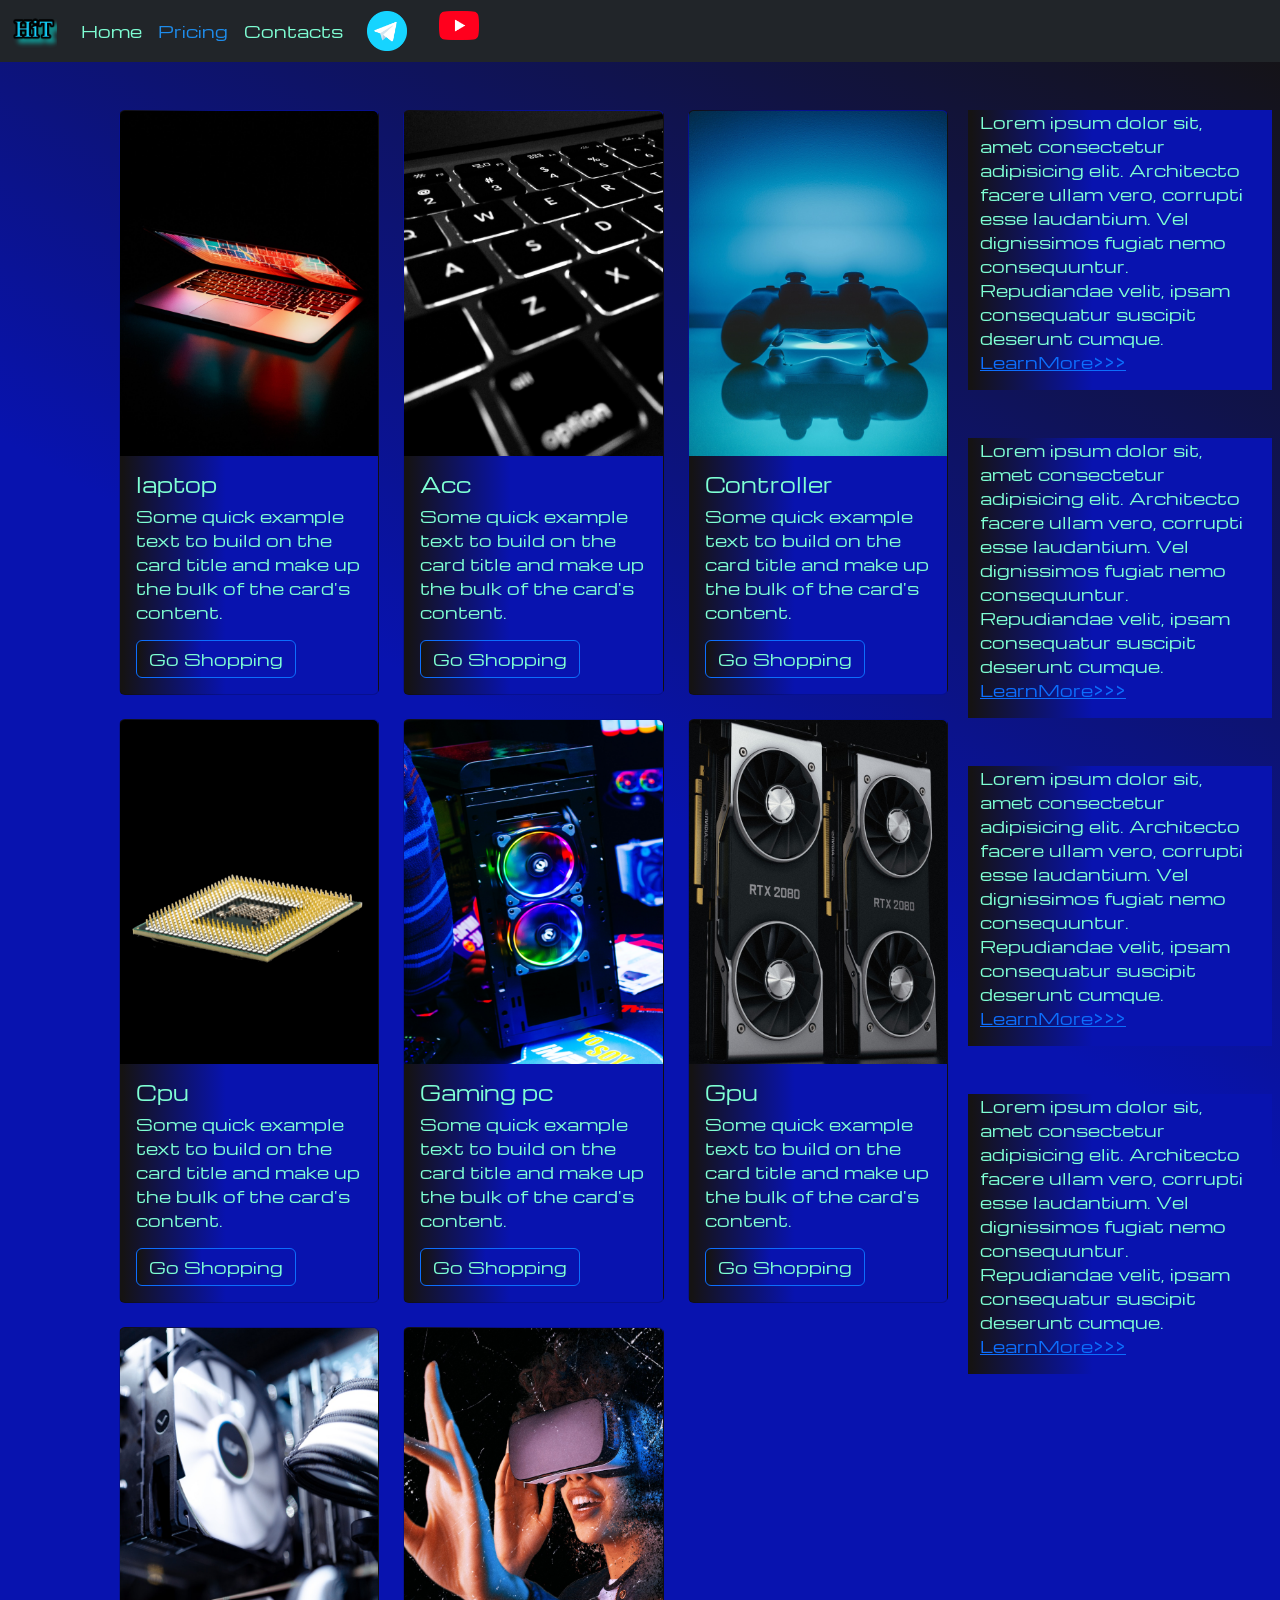
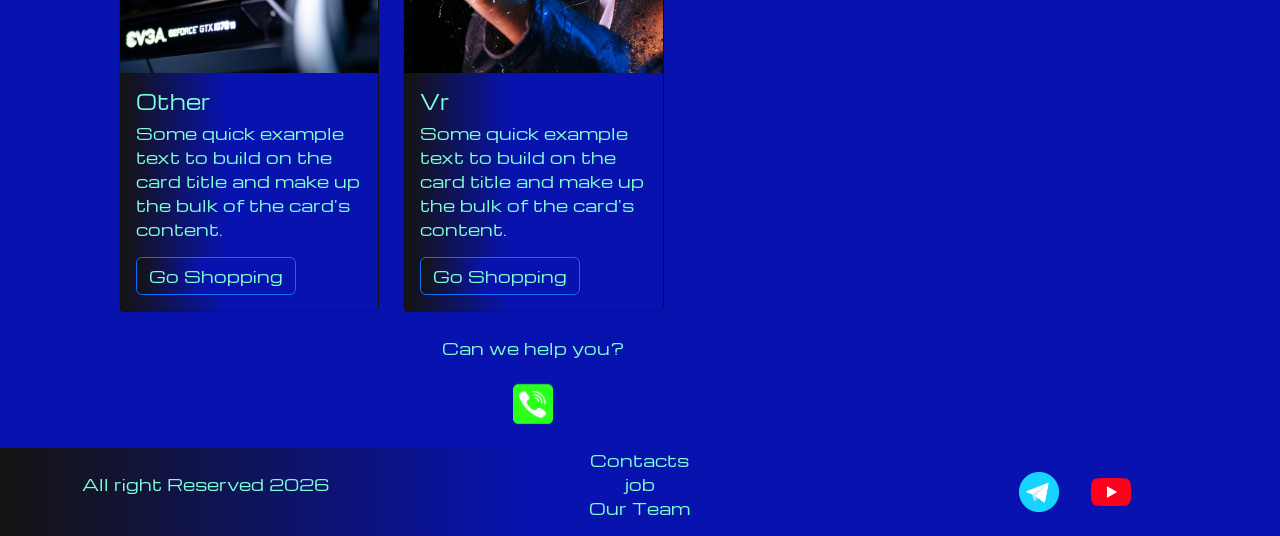
<file: pricing.html>
<!DOCTYPE html>
<html lang="en">

<head>
  <meta charset="UTF-8">
  <meta name="viewport" content="width=device-width, initial-scale=1.0">
  <link href="https://cdn.jsdelivr.net/npm/bootstrap@5.2.3/dist/css/bootstrap.min.css" rel="stylesheet"
    integrity="sha384-rbsA2VBKQhggwzxH7pPCaAqO46MgnOM80zW1RWuH61DGLwZJEdK2Kadq2F9CUG65" crossorigin="anonymous">
  <link rel="stylesheet" href="sourse/styelcss/style.css">

  <link rel="apple-touch-icon" sizes="180x180" href="sourse/fiels/favicon_io/apple-touch-icon.png">
<link rel="icon" type="image/png" sizes="32x32" href="sourse/fiels/favicon_io/favicon-32x32.png">
<link rel="icon" type="image/png" sizes="16x16" href="sourse/fiels/favicon_io/favicon-16x16.png">
<link rel="manifest" href="/site.webmanifest">
  <title>HIT</title>
</head>

<body>
  <header>
    <nav class="navbar navbar-expand-lg bg-dark">
      <div class="container-fluid">
        <a class="navbar-brand" href="/"><img src="sourse/imges/logo.png" alt=""></a>
        <button class="navbar-toggler" type="button" data-bs-toggle="collapse" data-bs-target="#navbarNav"
          aria-controls="navbarNav" aria-expanded="false" aria-label="Toggle navigation">
          <span class="navbar-toggler-icon"></span>
        </button>
        <div class="collapse navbar-collapse" id="navbarNav">
          <ul class="navbar-nav">
            <li class="nav-item">
              <a class="nav-link" aria-current="page" href="/">Home</a>
            </li>
            <li class="nav-item">
              <a class="nav-link active" href="pricing.html">Pricing</a>
            </li>
            <li class="nav-item">
              <a class="nav-link" href="pricing.html">Contacts</a>
            </li>
            <li class="nav-item">
              <img style="width: 40px;margin-inline: 1em;" src="sourse/imges/tg.png" alt="">
            </li>
            <li class="nav-item">
              <img style="width: 40px;margin-inline: 1em;" src="sourse/imges/yt.png" alt="">
            </li>
          </ul>
        </div>
      </div>
    </nav>
  </header>

  <section>
    <div class="container-fluid mt-4">
      <div class="row">
        <div class="col-lg-1">
        </div>

        <div class="col-lg-8" col-md-12>
          <div class="row">
            <div class="col-lg-4 mt-4">
              <div class="card">
                <a href="#"><img src="sourse/imges/laptop.png" class="card-img-top" alt="laptop"></a>
                <div class="card-body">
                  <h5 class="card-title"><a href="#">laptop</a></h5>
                  <p class="card-text"><a href="#">
                      Some quick example text to build on the card title and make up
                      the bulk
                      of the card's content.
                    </a></p>
                  <a href="#" class="btn btn-primary">Go Shopping</a>
                </div>
              </div>
            </div>
            <div class="col-lg-4 mt-4">
              <div class="card">
                <img src="sourse/imges/acc.png" class="card-img-top" alt="acc">
                <div class="card-body">
                  <h5 class="card-title">Acc</h5>
                  <p class="card-text">Some quick example text to build on the card title and make up
                    the bulk
                    of the card's content.</p>
                  <a href="#" class="btn btn-primary">Go Shopping</a>
                </div>
              </div>
            </div>
            <div class="col-lg-4 mt-4">
              <div class="card">
                <img src="sourse/imges/controller.png" class="card-img-top" alt="controller">
                <div class="card-body">
                  <h5 class="card-title">Controller</h5>
                  <p class="card-text">Some quick example text to build on the card title and make up
                    the bulk
                    of the card's content.</p>
                  <a href="#" class="btn btn-primary">Go Shopping</a>
                </div>
              </div>
            </div>
            <div class="col-lg-4 mt-4">
              <div class="card">
                <img src="sourse/imges/cpu.png" class="card-img-top" alt="cpu">
                <div class="card-body">
                  <h5 class="card-title">Cpu</h5>
                  <p class="card-text">Some quick example text to build on the card title and make up
                    the bulk
                    of the card's content.</p>
                  <a href="#" class="btn btn-primary">Go Shopping</a>
                </div>
              </div>
            </div>
            <div class="col-lg-4 mt-4">
              <div class="card">
                <img src="sourse/imges/gaming pc.png" class="card-img-top" alt="gaming pc">
                <div class="card-body">
                  <h5 class="card-title">Gaming pc</h5>
                  <p class="card-text">Some quick example text to build on the card title and make up
                    the bulk
                    of the card's content.</p>
                  <a href="#" class="btn btn-primary">Go Shopping</a>
                </div>
              </div>
            </div>
            <div class="col-lg-4 mt-4">
              <div class="card">
                <img src="sourse/imges/gpu.png" class="card-img-top" alt="gpu">
                <div class="card-body">
                  <h5 class="card-title">Gpu</h5>
                  <p class="card-text">Some quick example text to build on the card title and make up
                    the bulk
                    of the card's content.</p>
                  <a href="#" class="btn btn-primary">Go Shopping</a>
                </div>
              </div>
            </div>
            <div class="col-lg-4 mt-4">
              <div class="card">
                <img src="sourse/imges/other.png" class="card-img-top" alt="other">
                <div class="card-body">
                  <h5 class="card-title">Other</h5>
                  <p class="card-text">Some quick example text to build on the card title and make up
                    the bulk
                    of the card's content.</p>
                  <a href="#" class="btn btn-primary">Go Shopping</a>
                </div>
              </div>
            </div>
            <div class="col-lg-4 mt-4">
              <div class="card">
                <img src="sourse/imges/vr.png" class="card-img-top" alt="vr">
                <div class="card-body">
                  <h5 class="card-title">Vr</h5>
                  <p class="card-text">Some quick example text to build on the card title and make up
                    the bulk
                    of the card's content.</p>
                  <a href="#" class="btn btn-primary">Go Shopping</a>
                </div>
              </div>
            </div>






          </div>
          <div class="col-lg-12 col-md-12 text-center mt-4">
            <p>Can we help you?</p>
          </div>
          <div class="col-lg-12 col-md-12 text-center mt-4">
            <img class="call-anim" style="width: 40px;" src="sourse/imges/phone.png" alt="">
          </div>
        </div>

        <div class="col-lg-3" col-md-12>
          <div class="row px-2">
            <div class="col-md12 sidebar my-4">
              <p>Lorem ipsum dolor sit, amet consectetur adipisicing elit. Architecto facere ullam vero, corrupti esse
                laudantium. Vel dignissimos fugiat nemo consequuntur. Repudiandae velit, ipsam consequatur suscipit
                deserunt cumque. <a href="#">LearnMore>>></a></p>
            </div>
            <div class="col-md12 sidebar my-4">
              <p>Lorem ipsum dolor sit, amet consectetur adipisicing elit. Architecto facere ullam vero, corrupti esse
                laudantium. Vel dignissimos fugiat nemo consequuntur. Repudiandae velit, ipsam consequatur suscipit
                deserunt cumque. <a href="#">LearnMore>>></a></p>
            </div>
            <div class="col-md12 sidebar my-4">
              <p>Lorem ipsum dolor sit, amet consectetur adipisicing elit. Architecto facere ullam vero, corrupti esse
                laudantium. Vel dignissimos fugiat nemo consequuntur. Repudiandae velit, ipsam consequatur suscipit
                deserunt cumque. <a href="#">LearnMore>>></a></p>
            </div>
            <div class="col-md12 sidebar my-4">
              <p>Lorem ipsum dolor sit, amet consectetur adipisicing elit. Architecto facere ullam vero, corrupti esse
                laudantium. Vel dignissimos fugiat nemo consequuntur. Repudiandae velit, ipsam consequatur suscipit
                deserunt cumque. <a href="#">LearnMore>>></a></p>
            </div>
          </div>

        </div>






      </div>


    </div>





  </section>

  <footer class="mt-4">

    <div class="conteiner-fluid">
      <div class="row">
        <div class="col-lg-4 col-md-12 slide-text text-center">
          <p>All right Reserved 2026</p>
        </div>
        <div class="col-lg-4 col-md-12 slide-text text-center">
          <p>Contacts <br>job</br> Our Team</p>
        </div>
        <div class="col-lg-4 col-md-12 media-link">
          <img style="width: 40px;margin-inline: 1em;" src="sourse/imges/tg.png" alt="">
          <img style="width: 40px;margin-inline: 1em;" src="sourse/imges/yt.png" alt="">
        </div>
      </div>
    </div>



  </footer>

  <script src="https://cdn.jsdelivr.net/npm/bootstrap@5.2.3/dist/js/bootstrap.bundle.min.js"
    integrity="sha384-kenU1KFdBIe4zVF0s0G1M5b4hcpxyD9F7jL+jjXkk+Q2h455rYXK/7HAuoJl+0I4"
    crossorigin="anonymous"></script>
</body>

</html>
</file>
<file: sourse/styelcss/style.css>
@import url('https://fonts.googleapis.com/css?family=Michroma&display=swap');

body{
    font-family: Michroma, serif;
    background: linear-gradient(30deg, #0813af 59%, #151313 99%);
}

p{
    color: aquamarine;
}

.nav-link{
    color: aquamarine;
}

.navbar-nav .nav-link.active{
    color: rgb(30, 140, 235);
}

.navbar-brand img{
    width: 45px;
}

.navbar-toggler{
    background-color: aliceblue;
}

.sidebar{
    color: aquamarine;
     background: linear-gradient(270deg, #0813af 59%, #151313 99%);
}

.card{
      background: linear-gradient(270deg, #0813af 59%, #151313 99%);
      color: aquamarine;
 }

 .card a{
    text-decoration: none;
    color: aquamarine;
 }

.slide,
.slide-text{
    color: aquamarine;
    margin:auto auto;
}

footer,
.btn-primary{
 background: linear-gradient(270deg, #0813af 59%, #151313 99%);
 
}

.media-link{
    display: flex;
    justify-content: center;
    align-items: center;
}

.call-anim{
    animation: myAnim 2s ease 0s 1 normal forwards;
}

@keyframes myAnim {
	0% {
		animation-timing-function: ease-in;
		opacity: 0;
		transform: translateY(-250px);
	}

	38% {
		animation-timing-function: ease-out;
		opacity: 1;
		transform: translateY(0);
	}

	55% {
		animation-timing-function: ease-in;
		transform: translateY(-65px);
	}

	72% {
		animation-timing-function: ease-out;
		transform: translateY(0);
	}

	81% {
		animation-timing-function: ease-in;
		transform: translateY(-28px);
	}

	90% {
		animation-timing-function: ease-out;
		transform: translateY(0);
	}

	95% {
		animation-timing-function: ease-in;
		transform: translateY(-8px);
	}

	100% {
		animation-timing-function: ease-out;
		transform: translateY(0);
	}
}

@media(max-width: 755px){
   .carousel-indicators{
    display: none;
   }
}
</file>
